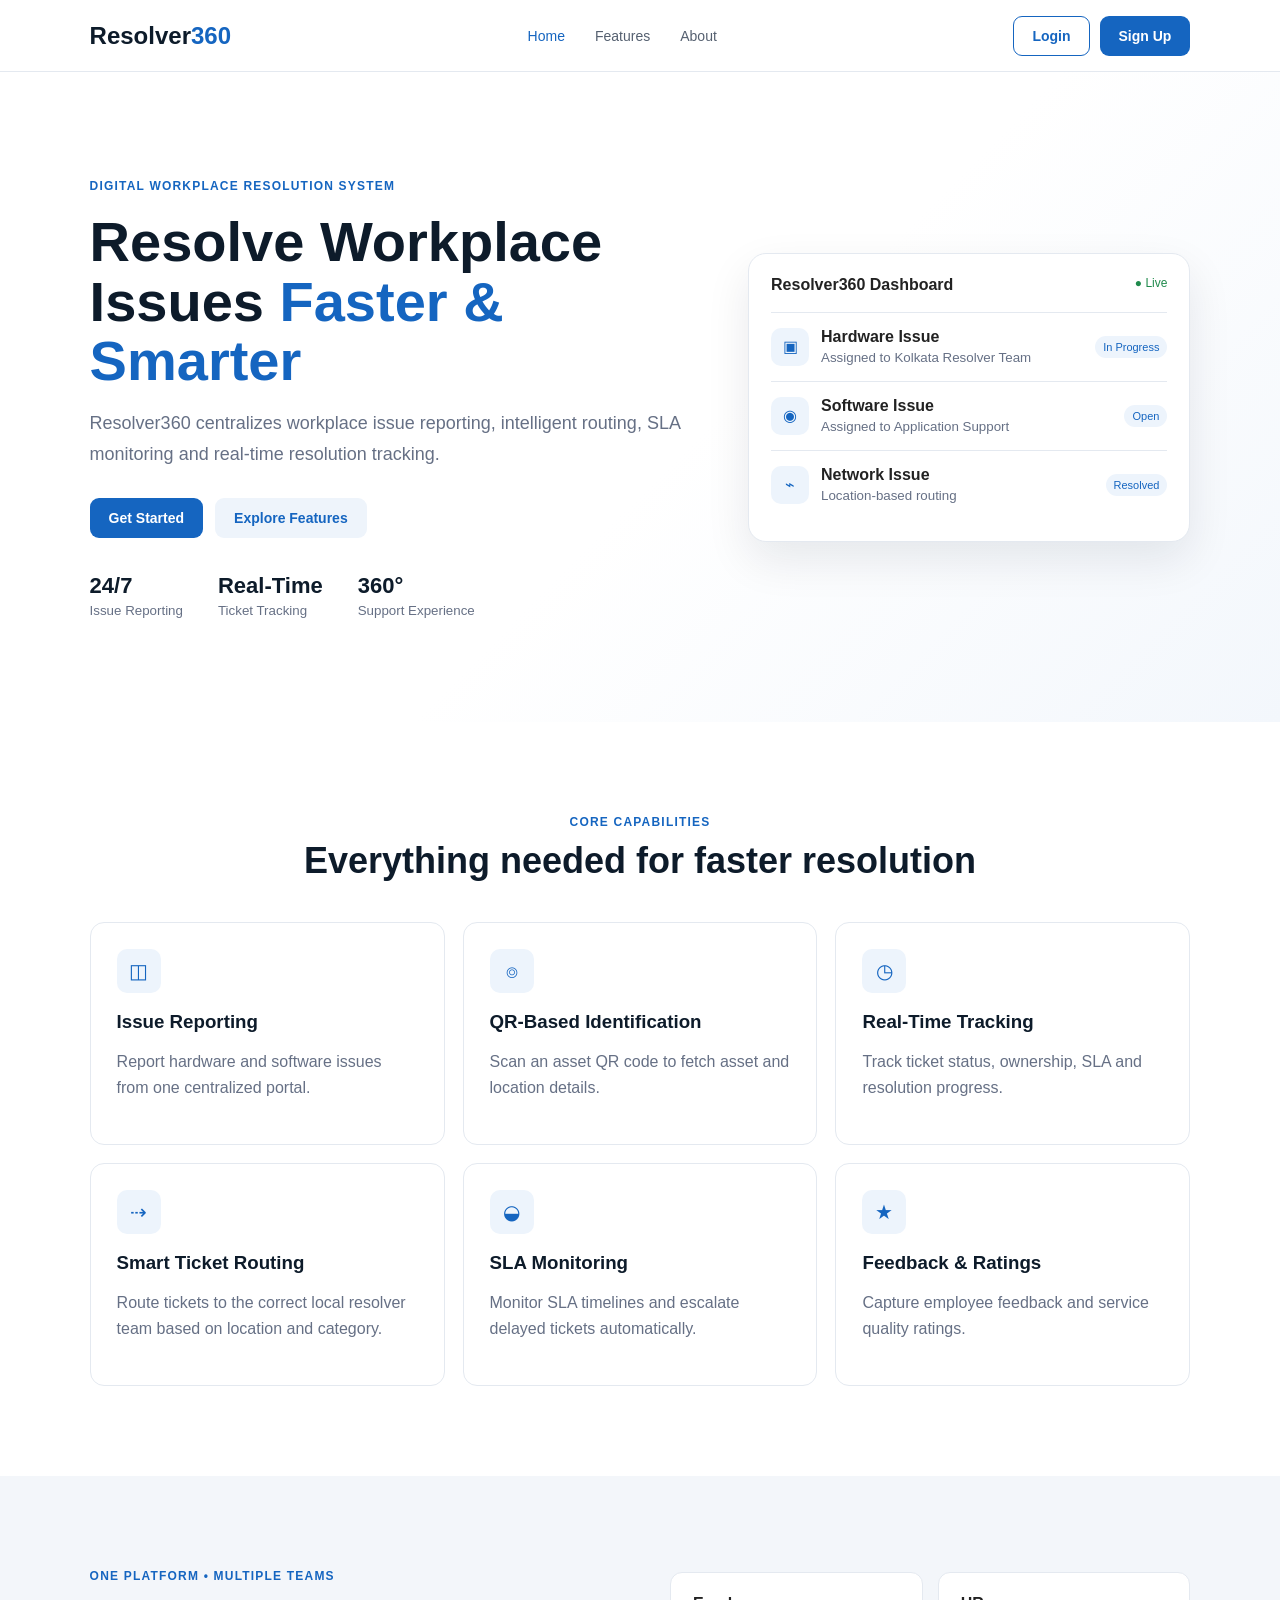
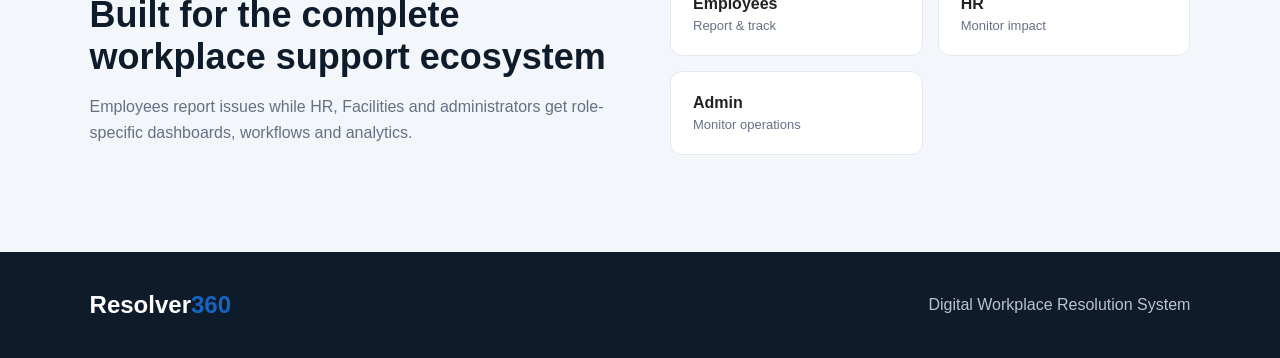
<file: index.html>
<!doctype html>
<html lang="en">
  <head>
    <meta charset="UTF-8" />
    <meta name="viewport" content="width=device-width,initial-scale=1.0" />
    <title>Resolver360 | Digital Workplace Resolution</title>
    <link rel="stylesheet" href="css/style.css" />
  </head>
  <body>
    <header class="navbar">
      <a class="brand" href="index.html"><span>Resolver</span><b>360</b></a>
      <nav>
        <a class="active" href="#home">Home</a><a href="#features">Features</a
        ><a href="#about">About</a>
      </nav>
      <div class="nav-actions">
        <a class="btn btn-outline" href="login.html">Login</a
        ><a class="btn btn-primary" href="signup.html">Sign Up</a>
      </div>
    </header>
    <main>
      <section id="home" class="hero">
        <div class="hero-copy">
          <span class="eyebrow">DIGITAL WORKPLACE RESOLUTION SYSTEM</span>
          <h1>Resolve Workplace Issues <span>Faster &amp; Smarter</span></h1>
          <p>
            Resolver360 centralizes workplace issue reporting, intelligent
            routing, SLA monitoring and real-time resolution tracking.
          </p>
          <div class="hero-actions">
            <a class="btn btn-primary" href="login.html">Get Started</a
            ><a class="btn btn-light" href="#features">Explore Features</a>
          </div>
          <div class="stats">
            <div><strong>24/7</strong><small>Issue Reporting</small></div>
            <div><strong>Real-Time</strong><small>Ticket Tracking</small></div>
            <div><strong>360°</strong><small>Support Experience</small></div>
          </div>
        </div>
        <div class="hero-card">
          <div class="card-head">
            <b>Resolver360 Dashboard</b><span class="status-dot">● Live</span>
          </div>
          <div class="mini-ticket">
            <span class="icon">▣</span>
            <div>
              <b>Hardware Issue</b
              ><small>Assigned to Kolkata Resolver Team</small>
            </div>
            <em>In Progress</em>
          </div>
          <div class="mini-ticket">
            <span class="icon">◉</span>
            <div>
              <b>Software Issue</b
              ><small>Assigned to Application Support</small>
            </div>
            <em>Open</em>
          </div>
          <div class="mini-ticket">
            <span class="icon">⌁</span>
            <div><b>Network Issue</b><small>Location-based routing</small></div>
            <em>Resolved</em>
          </div>
        </div>
      </section>
      <section id="features" class="section">
        <div class="section-title">
          <span class="eyebrow">CORE CAPABILITIES</span>
          <h2>Everything needed for faster resolution</h2>
        </div>
        <div class="feature-grid">
          <article>
            <span>◫</span>
            <h3>Issue Reporting</h3>
            <p>
              Report hardware and software issues from one centralized portal.
            </p>
          </article>
          <article>
            <span>⌾</span>
            <h3>QR-Based Identification</h3>
            <p>Scan an asset QR code to fetch asset and location details.</p>
          </article>
          <article>
            <span>◷</span>
            <h3>Real-Time Tracking</h3>
            <p>Track ticket status, ownership, SLA and resolution progress.</p>
          </article>
          <article>
            <span>⇢</span>
            <h3>Smart Ticket Routing</h3>
            <p>
              Route tickets to the correct local resolver team based on location
              and category.
            </p>
          </article>
          <article>
            <span>◒</span>
            <h3>SLA Monitoring</h3>
            <p>
              Monitor SLA timelines and escalate delayed tickets automatically.
            </p>
          </article>
          <article>
            <span>★</span>
            <h3>Feedback &amp; Ratings</h3>
            <p>Capture employee feedback and service quality ratings.</p>
          </article>
        </div>
      </section>
      <section id="about" class="section about">
        <div>
          <span class="eyebrow">ONE PLATFORM • MULTIPLE TEAMS</span>
          <h2>Built for the complete workplace support ecosystem</h2>
          <p>
            Employees report issues while HR, Facilities and administrators get
            role-specific dashboards, workflows and analytics.
          </p>
        </div>
        <div class="role-grid">
          <div><b>Employees</b><span>Report &amp; track</span></div>
          <div><b>HR</b><span>Monitor impact</span></div>
          <div><b>Admin</b><span>Monitor operations</span></div>
        </div>
      </section>
    </main>
    <footer>
      <div class="brand"><span>Resolver</span><b>360</b></div>
      <p>Digital Workplace Resolution System</p>
    </footer>
    <script src="js/script.js"></script>
  </body>
</html>
</file>
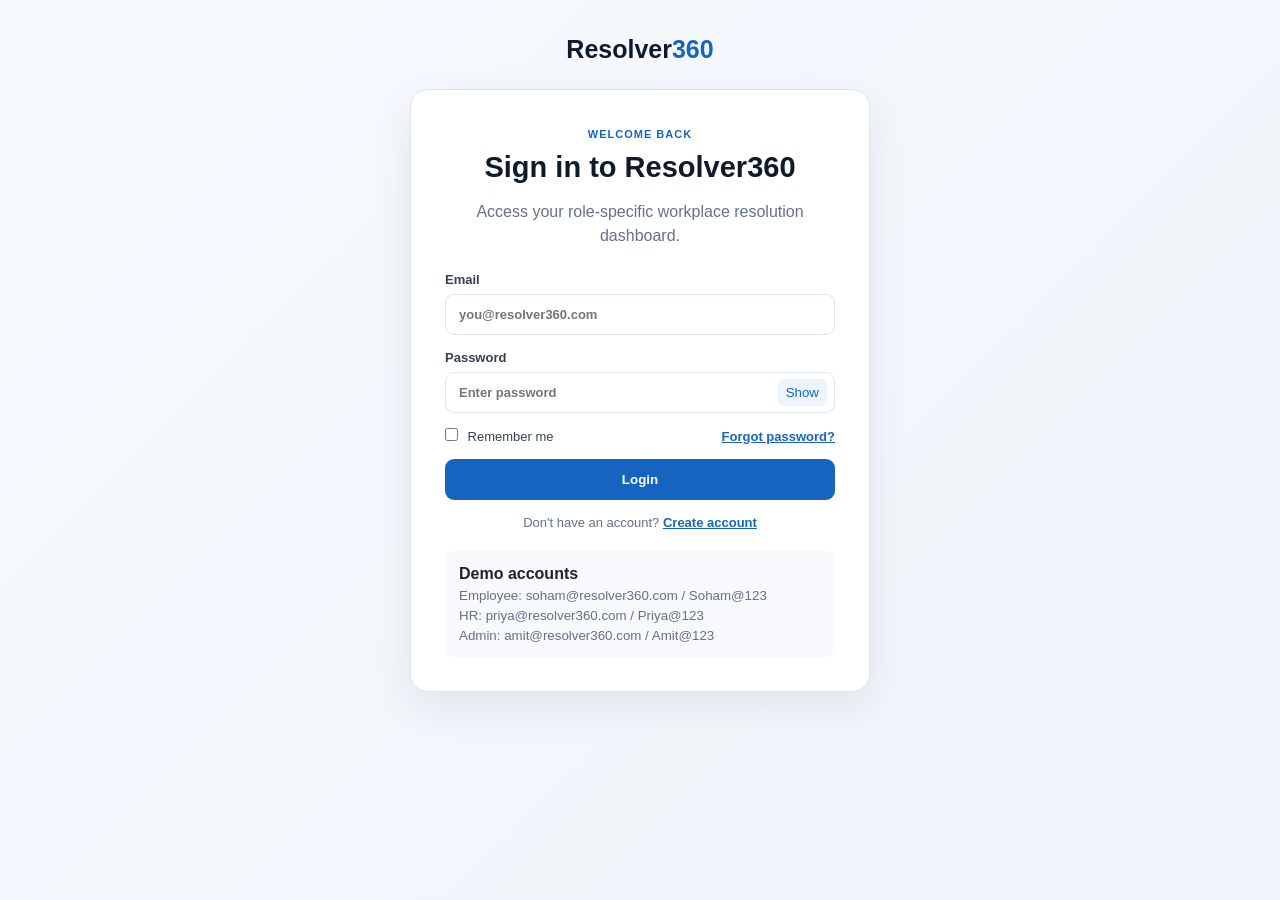
<file: dashboard.html>
<!doctype html>
<html lang="en">
  <head>
    <meta charset="UTF-8" />
    <meta name="viewport" content="width=device-width,initial-scale=1.0" />
    <title>Dashboard | Resolver360</title>
    <link rel="stylesheet" href="css/dashboard.css" />
    <link rel="stylesheet" href="css/feedback.css" />
  </head>
  <body>
    <aside id="sidebar" class="sidebar">
      <div class="side-brand">
        <a class="brand" href="index.html"><span>Resolver</span><b>360</b></a>
      </div>
      <div class="user-mini">
        <div class="avatar" id="userAvatar">U</div>
        <div>
          <b data-user-name>User</b><small data-user-role>Employee</small>
        </div>
      </div>
      <nav id="sideNav"></nav>
      <button class="logout" id="logoutBtn">↪ <span>Logout</span></button>
    </aside>
    <header class="topbar">
      <button id="menuButton" class="icon-btn">☰</button>
      <div>
        <h1 id="dashboardTitle">Dashboard</h1>
        <p id="dashboardSubtitle">Workplace resolution overview</p>
      </div>
      <div class="top-actions">
        <button id="themeToggle" class="icon-btn" title="Toggle theme">
          ☾
        </button>
      </div>
    </header>
    <main class="main" id="mainContent"></main>
    <script src="js/dashboard.js"></script>
  </body>
</html>
</file>
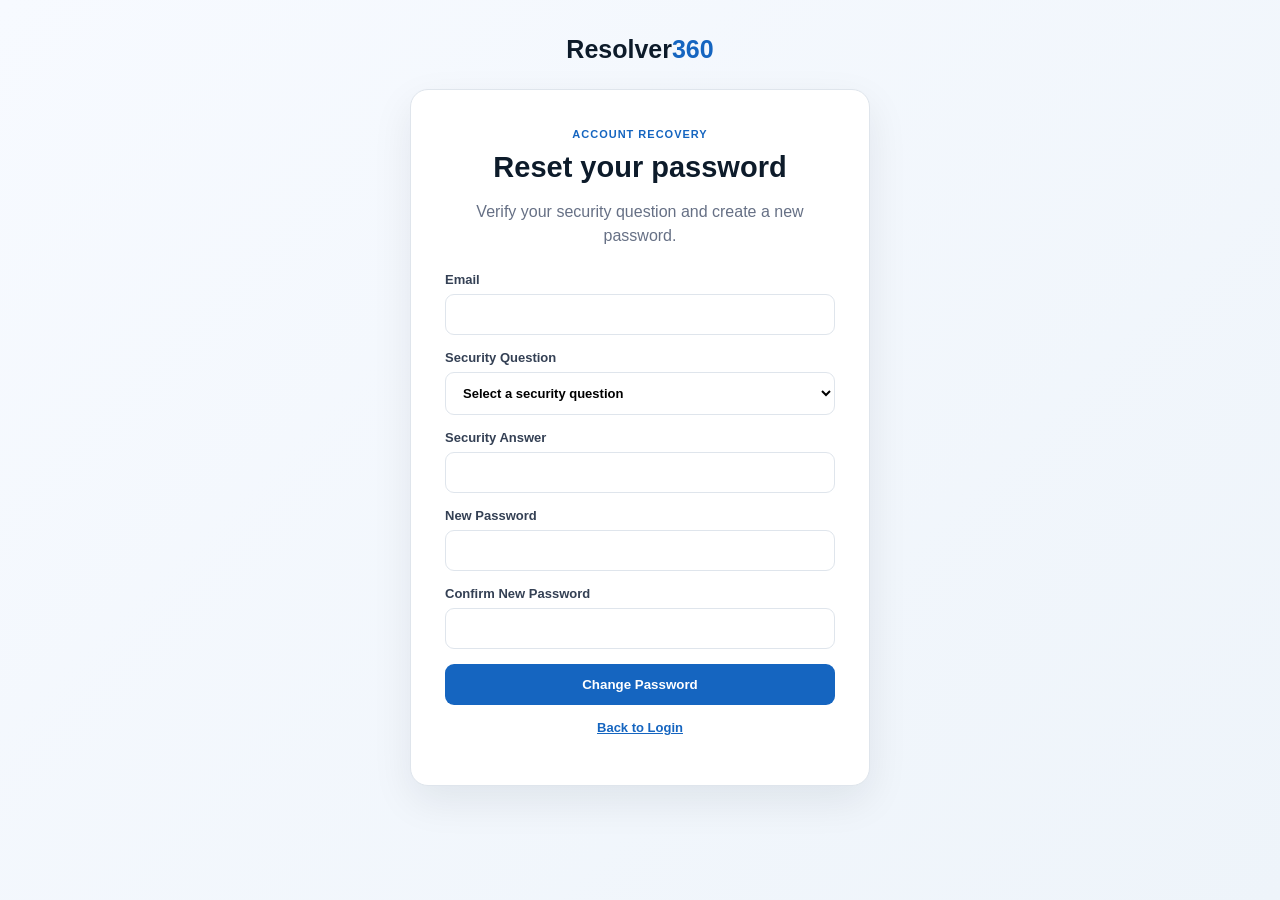
<file: forgot-password.html>
<!doctype html>
<html lang="en">
  <head>
    <meta charset="UTF-8" />
    <meta name="viewport" content="width=device-width,initial-scale=1.0" />
    <title>Reset Password | Resolver360</title>
    <link rel="stylesheet" href="css/auth.css" />
  </head>
  <body>
    <div class="auth-shell">
      <a class="brand" href="index.html"><span>Resolver</span><b>360</b></a>
      <div class="auth-card">
        <div class="auth-head">
          <span class="eyebrow">ACCOUNT RECOVERY</span>
          <h1>Reset your password</h1>
          <p>Verify your security question and create a new password.</p>
        </div>
        <form id="forgotPasswordForm">
          <label>Email<input id="forgotEmail" type="email" required /></label
          ><label
            >Security Question<select
              id="forgotSecurityQuestion"
              required
            ></select></label
          ><label
            >Security Answer<input id="forgotSecurityAnswer" required /></label
          ><label
            >New Password<input
              id="newPassword"
              type="password"
              required /></label
          ><label
            >Confirm New Password<input
              id="confirmNewPassword"
              type="password"
              required
          /></label>
          <div id="forgotPasswordMessage" class="auth-message"></div>
          <button class="btn-primary" type="submit">Change Password</button>
        </form>
        <p class="switch"><a href="login.html">Back to Login</a></p>
      </div>
    </div>
    <script src="js/auth.js"></script>
  </body>
</html>
</file>
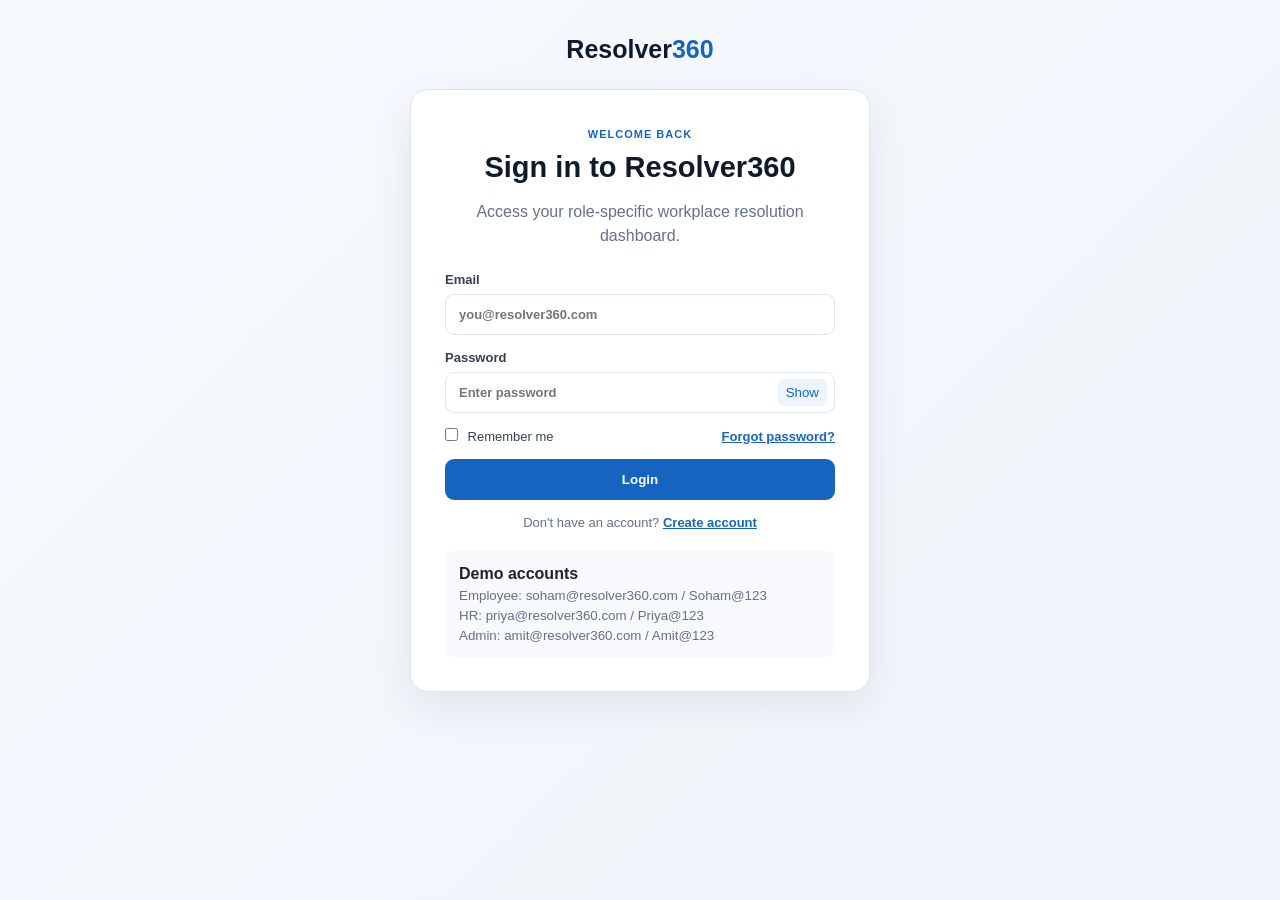
<file: login.html>
<!doctype html>
<html lang="en">
  <head>
    <meta charset="UTF-8" />
    <meta name="viewport" content="width=device-width,initial-scale=1.0" />
    <title>Login | Resolver360</title>
    <link rel="stylesheet" href="css/auth.css" />
  </head>
  <body>
    <div class="auth-shell">
      <a class="brand" href="index.html"><span>Resolver</span><b>360</b></a>
      <div class="auth-card">
        <div class="auth-head">
          <span class="eyebrow">WELCOME BACK</span>
          <h1>Sign in to Resolver360</h1>
          <p>Access your role-specific workplace resolution dashboard.</p>
        </div>
        <form id="loginForm">
          <label
            >Email<input
              id="loginEmail"
              type="email"
              placeholder="you@resolver360.com"
              required /></label
          ><label
            >Password
            <div class="password-wrap">
              <input
                id="loginPassword"
                type="password"
                placeholder="Enter password"
                required
              /><button type="button" data-password-toggle="loginPassword">
                Show
              </button>
            </div></label
          >
          <div class="form-row">
            <label class="check"
              ><input id="rememberMe" type="checkbox" /> Remember me</label
            ><a id="forgotPasswordLink" href="forgot-password.html"
              >Forgot password?</a
            >
          </div>
          <div id="loginMessage" class="auth-message"></div>
          <button class="btn-primary" type="submit">Login</button>
        </form>
        <p class="switch">
          Don't have an account? <a href="signup.html">Create account</a>
        </p>
        <div class="demo">
          <b>Demo accounts</b
          ><small>Employee: soham@resolver360.com / Soham@123</small
          ><small>HR: priya@resolver360.com / Priya@123</small
          ><small>Admin: amit@resolver360.com / Amit@123</small>
        </div>
      </div>
    </div>
    <script src="js/auth.js"></script>
  </body>
</html>
</file>
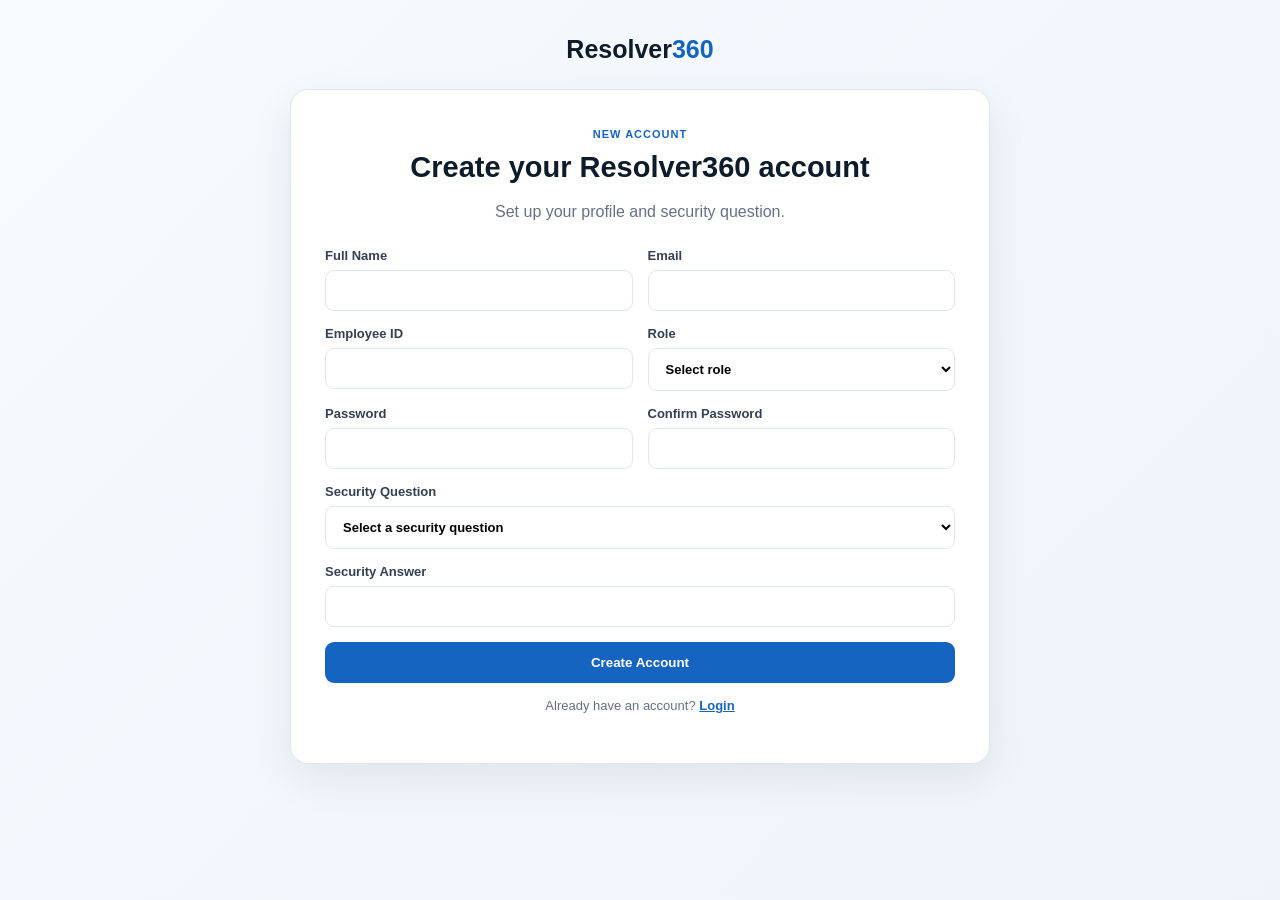
<file: signup.html>
<!doctype html>
<html lang="en">
  <head>
    <meta charset="UTF-8" />
    <meta name="viewport" content="width=device-width,initial-scale=1.0" />
    <title>Sign Up | Resolver360</title>
    <link rel="stylesheet" href="css/auth.css" />
  </head>
  <body>
    <div class="auth-shell">
      <a class="brand" href="index.html"><span>Resolver</span><b>360</b></a>
      <div class="auth-card wide">
        <div class="auth-head">
          <span class="eyebrow">NEW ACCOUNT</span>
          <h1>Create your Resolver360 account</h1>
          <p>Set up your profile and security question.</p>
        </div>
        <form id="signupForm" class="form-grid">
          <label>Full Name<input id="signupName" required /></label
          ><label>Email<input id="signupEmail" type="email" required /></label
          ><label>Employee ID<input id="employeeId" required /></label
          ><label
            >Role<select id="signupRole" required>
              <option value="">Select role</option>
              <option>Employee</option>
              <option>HR</option>
              <option>Admin</option>
            </select></label
          ><label
            >Password<input
              id="signupPassword"
              type="password"
              required /></label
          ><label
            >Confirm Password<input
              id="confirmPassword"
              type="password"
              required /></label
          ><label class="full"
            >Security Question<select
              id="securityQuestion"
              required
            ></select></label
          ><label class="full"
            >Security Answer<input id="securityAnswer" required
          /></label>
          <div id="signupMessage" class="auth-message full"></div>
          <button class="btn-primary full" type="submit">Create Account</button>
        </form>
        <p class="switch">
          Already have an account? <a href="login.html">Login</a>
        </p>
      </div>
    </div>
    <script src="js/auth.js"></script>
  </body>
</html>
</file>
<file: css/style.css>
:root {
  --blue: #1565c0;
  --navy: #0d1b2a;
  --text: #222;
  --muted: #667085;
  --light: #f3f6fa;
  --white: #fff;
  --border: #e4e9f0;
}
* {
  box-sizing: border-box;
}
html {
  scroll-behavior: smooth;
}
body {
  margin: 0;
  font-family:
    Inter,
    Segoe UI,
    Arial,
    sans-serif;
  color: var(--text);
  background: #fff;
}
a {
  text-decoration: none;
  color: inherit;
}
.navbar {
  height: 72px;
  display: flex;
  align-items: center;
  justify-content: space-between;
  padding: 0 7%;
  border-bottom: 1px solid var(--border);
  position: sticky;
  top: 0;
  background: rgba(255, 255, 255, 0.96);
  z-index: 10;
}
.brand {
  font-size: 24px;
  font-weight: 800;
}
.brand span {
  color: var(--navy);
}
.brand b {
  color: var(--blue);
}
nav {
  display: flex;
  gap: 30px;
  color: #556070;
  font-size: 14px;
}
nav a.active,
nav a:hover {
  color: var(--blue);
}
.nav-actions {
  display: flex;
  gap: 10px;
}
.btn {
  display: inline-flex;
  align-items: center;
  justify-content: center;
  padding: 11px 18px;
  border-radius: 9px;
  font-weight: 700;
  font-size: 14px;
  border: 1px solid transparent;
}
.btn-primary {
  background: var(--blue);
  color: #fff;
}
.btn-outline {
  border-color: var(--blue);
  color: var(--blue);
}
.btn-light {
  background: #eef4fb;
  color: var(--blue);
}
.hero {
  min-height: 650px;
  padding: 80px 7%;
  display: grid;
  grid-template-columns: 1.15fr 0.85fr;
  gap: 60px;
  align-items: center;
  background: linear-gradient(135deg, #fff 55%, #f3f7fc);
}
.eyebrow {
  color: var(--blue);
  font-size: 12px;
  font-weight: 800;
  letter-spacing: 1.2px;
}
.hero h1 {
  font-size: 56px;
  line-height: 1.06;
  margin: 18px 0;
  color: var(--navy);
  max-width: 700px;
}
.hero h1 span {
  color: var(--blue);
}
.hero p {
  font-size: 18px;
  line-height: 1.7;
  color: var(--muted);
  max-width: 640px;
}
.hero-actions {
  display: flex;
  gap: 12px;
  margin: 28px 0;
}
.stats {
  display: flex;
  gap: 35px;
  margin-top: 35px;
}
.stats div {
  display: flex;
  flex-direction: column;
}
.stats strong {
  font-size: 22px;
  color: var(--navy);
}
.stats small {
  color: var(--muted);
  margin-top: 4px;
}
.hero-card {
  background: #fff;
  border: 1px solid var(--border);
  border-radius: 18px;
  padding: 22px;
  box-shadow: 0 18px 45px rgba(13, 27, 42, 0.09);
}
.card-head {
  display: flex;
  justify-content: space-between;
  margin-bottom: 18px;
}
.status-dot {
  color: #1f8a4c;
  font-size: 12px;
}
.mini-ticket {
  display: flex;
  align-items: center;
  gap: 12px;
  padding: 15px 0;
  border-top: 1px solid var(--border);
}
.mini-ticket .icon {
  width: 38px;
  height: 38px;
  border-radius: 10px;
  background: #edf4fc;
  color: var(--blue);
  display: grid;
  place-items: center;
}
.mini-ticket div {
  display: flex;
  flex-direction: column;
  flex: 1;
}
.mini-ticket small {
  color: var(--muted);
  margin-top: 4px;
}
.mini-ticket em {
  font-style: normal;
  font-size: 11px;
  background: #edf4fc;
  color: var(--blue);
  padding: 5px 8px;
  border-radius: 20px;
}
.section {
  padding: 90px 7%;
}
.section-title {
  text-align: center;
  margin-bottom: 40px;
}
.section h2 {
  font-size: 36px;
  color: var(--navy);
  margin: 10px 0;
}
.feature-grid {
  display: grid;
  grid-template-columns: repeat(3, 1fr);
  gap: 18px;
}
.feature-grid article {
  padding: 26px;
  border: 1px solid var(--border);
  border-radius: 14px;
  background: #fff;
}
.feature-grid article > span {
  display: grid;
  place-items: center;
  width: 44px;
  height: 44px;
  background: #edf4fc;
  color: var(--blue);
  border-radius: 10px;
  font-size: 20px;
}
.feature-grid h3 {
  margin: 18px 0 8px;
  color: var(--navy);
}
.feature-grid p,
.about p {
  color: var(--muted);
  line-height: 1.65;
}
.about {
  background: var(--light);
  display: grid;
  grid-template-columns: 1fr 1fr;
  gap: 60px;
  align-items: center;
}
.about h2 {
  text-align: left;
}
.role-grid {
  display: grid;
  grid-template-columns: 1fr 1fr;
  gap: 15px;
}
.role-grid div {
  background: #fff;
  padding: 22px;
  border-radius: 12px;
  border: 1px solid var(--border);
}
.role-grid b,
.role-grid span {
  display: block;
}
.role-grid span {
  font-size: 13px;
  color: var(--muted);
  margin-top: 5px;
}
footer {
  padding: 28px 7%;
  display: flex;
  align-items: center;
  justify-content: space-between;
  background: var(--navy);
  color: #fff;
}
footer .brand span {
  color: #fff;
}
footer p {
  color: #b9c4d2;
}
@media (max-width: 850px) {
  nav {
    display: none;
  }
  .hero {
    grid-template-columns: 1fr;
    padding-top: 55px;
  }
  .hero h1 {
    font-size: 42px;
  }
  .feature-grid {
    grid-template-columns: 1fr 1fr;
  }
  .about {
    grid-template-columns: 1fr;
  }
}
@media (max-width: 550px) {
  .navbar {
    padding: 0 5%;
  }
  .hero,
  .section {
    padding-left: 5%;
    padding-right: 5%;
  }
  .feature-grid,
  .role-grid {
    grid-template-columns: 1fr;
  }
  .nav-actions .btn-outline {
    display: none;
  }
  .stats {
    gap: 15px;
    flex-wrap: wrap;
  }
  .hero h1 {
    font-size: 36px;
  }
  footer {
    flex-direction: column;
    gap: 10px;
  }
}
</file>
<file: css/dashboard.css>
:root {
  --blue: #1565c0;
  --navy: #0d1b2a;
  --bg: #f3f6fa;
  --card: #fff;
  --text: #202833;
  --muted: #667085;
  --border: #e3e8ef;
  --success: #14804a;
  --warning: #b54708;
  --danger: #b42318;
  --sidebar: 255px;
  --shadow: 0 8px 25px rgba(13, 27, 42, 0.06);
}
* {
  box-sizing: border-box;
}
body {
  margin: 0;
  background: var(--bg);
  color: var(--text);
  font-family:
    Inter,
    Segoe UI,
    Arial,
    sans-serif;
  transition: 0.2s;
}
button,
input,
select,
textarea {
  font: inherit;
}
.sidebar {
  position: fixed;
  left: 0;
  top: 0;
  bottom: 0;
  width: var(--sidebar);
  background: var(--navy);
  color: #fff;
  padding: 20px 15px;
  z-index: 30;
  display: flex;
  flex-direction: column;
  transition: 0.25s;
}
.brand {
  font-size: 24px;
  font-weight: 800;
  text-decoration: none;
}
.brand span {
  color: #fff;
}
.brand b {
  color: #55a5ff;
}
.side-brand {
  padding: 8px 10px 22px;
}
.user-mini {
  display: flex;
  gap: 10px;
  align-items: center;
  padding: 14px 10px;
  background: rgba(255, 255, 255, 0.06);
  border-radius: 12px;
  margin-bottom: 18px;
}
.avatar {
  width: 38px;
  height: 38px;
  border-radius: 50%;
  background: #1976d2;
  display: grid;
  place-items: center;
  font-weight: 800;
}
.user-mini b,
.user-mini small {
  display: block;
}
.user-mini small {
  font-size: 11px;
  color: #b9c4d2;
  margin-top: 3px;
}
.side-nav {
  display: flex;
  flex-direction: column;
}
.side-link {
  display: flex;
  align-items: center;
  gap: 12px;
  padding: 11px 12px;
  border-radius: 9px;
  color: #c7d0dc;
  border: 0;
  background: none;
  width: 100%;
  text-align: left;
  cursor: pointer;
  margin: 2px 0;
}
.side-link:hover,
.side-link.active {
  background: #163858;
  color: #fff;
}
.side-link .nav-icon {
  width: 20px;
  text-align: center;
}
.logout {
  margin-top: auto;
  border: 0;
  background: rgba(255, 255, 255, 0.07);
  color: #dbe4ee;
  padding: 12px;
  border-radius: 9px;
  text-align: left;
  cursor: pointer;
}
.sidebar.collapsed {
  width: 76px;
}
.sidebar.collapsed .brand,
.sidebar.collapsed .user-mini > div:not(.avatar),
.sidebar.collapsed .side-link span:not(.nav-icon),
.sidebar.collapsed .logout span {
  display: none;
}
.sidebar.collapsed .side-brand {
  text-align: center;
}
.sidebar.collapsed .user-mini {
  justify-content: center;
}
.sidebar.collapsed .side-link {
  justify-content: center;
}
.topbar {
  position: fixed;
  left: var(--sidebar);
  right: 0;
  top: 0;
  height: 74px;
  background: rgba(255, 255, 255, 0.96);
  border-bottom: 1px solid var(--border);
  display: flex;
  align-items: center;
  padding: 0 28px;
  z-index: 20;
  transition: 0.25s;
}
.sidebar.collapsed ~ .topbar {
  left: 76px;
}
.topbar h1 {
  font-size: 21px;
  margin: 0;
  color: var(--navy);
}
.topbar p {
  margin: 3px 0 0;
  color: var(--muted);
  font-size: 12px;
}
.icon-btn {
  border: 1px solid var(--border);
  background: var(--card);
  color: var(--text);
  border-radius: 9px;
  width: 40px;
  height: 40px;
  cursor: pointer;
}
.topbar #menuButton {
  margin-right: 15px;
}
.top-actions {
  margin-left: auto;
  display: flex;
  gap: 10px;
}
.notification-btn {
  position: relative;
  border: 1px solid var(--border);
  background: var(--card);
  width: 40px;
  height: 40px;
  border-radius: 9px;
  cursor: pointer;
}
.notification-btn span {
  position: absolute;
  right: -3px;
  top: -5px;
  background: #d92d20;
  color: #fff;
  border-radius: 20px;
  font-size: 9px;
  padding: 3px 5px;
}
.main {
  margin-left: var(--sidebar);
  padding: 102px 28px 35px;
  transition: 0.25s;
}
.sidebar.collapsed ~ .main {
  margin-left: 76px;
}
.section {
  display: none;
}
.section.active {
  display: block;
}
.welcome {
  display: flex;
  justify-content: space-between;
  align-items: center;
  margin-bottom: 20px;
}
.welcome h2 {
  margin: 0;
  color: var(--navy);
  font-size: 25px;
}
.welcome p {
  color: var(--muted);
  margin: 5px 0;
}
.role-pill {
  padding: 7px 11px;
  border-radius: 20px;
  background: #eaf2fc;
  color: var(--blue);
  font-size: 12px;
  font-weight: 800;
}
.cards {
  display: grid;
  grid-template-columns: repeat(4, 1fr);
  gap: 15px;
  margin-bottom: 20px;
}
.stat-card,
.panel {
  background: var(--card);
  border: 1px solid var(--border);
  border-radius: 13px;
  box-shadow: var(--shadow);
}
.stat-card {
  padding: 18px;
}
.stat-card small {
  color: var(--muted);
}
.stat-card strong {
  display: block;
  font-size: 27px;
  color: var(--navy);
  margin: 7px 0;
}
.stat-card span {
  font-size: 11px;
  color: var(--success);
}
.grid-2 {
  display: grid;
  grid-template-columns: 1.35fr 0.65fr;
  gap: 18px;
}
.panel {
  padding: 19px;
  margin-bottom: 18px;
}
.panel-head {
  display: flex;
  align-items: center;
  justify-content: space-between;
  margin-bottom: 15px;
}
.panel h3 {
  margin: 0;
  color: var(--navy);
  font-size: 16px;
}
.panel-head small {
  color: var(--muted);
}
table {
  width: 100%;
  border-collapse: collapse;
}
th,
td {
  text-align: left;
  padding: 11px 8px;
  border-bottom: 1px solid var(--border);
  font-size: 12px;
}
th {
  color: var(--muted);
  font-weight: 700;
}
td {
  color: var(--text);
}
.badge {
  display: inline-block;
  padding: 5px 8px;
  border-radius: 20px;
  font-size: 10px;
  font-weight: 800;
}
.badge.blue {
  background: #eaf2fc;
  color: var(--blue);
}
.badge.green {
  background: #e9f8ef;
  color: var(--success);
}
.badge.orange {
  background: #fff3e8;
  color: var(--warning);
}
.badge.red {
  background: #fff0ef;
  color: var(--danger);
}
.progress {
  height: 8px;
  background: #edf0f4;
  border-radius: 10px;
  overflow: hidden;
}
.progress i {
  display: block;
  height: 100%;
  background: var(--blue);
  border-radius: 10px;
}
.quick-grid {
  display: grid;
  grid-template-columns: 1fr 1fr;
  gap: 10px;
}
.quick {
  border: 1px solid var(--border);
  background: var(--card);
  padding: 14px;
  border-radius: 10px;
  text-align: left;
  cursor: pointer;
}
.quick b {
  display: block;
  margin-bottom: 4px;
  color: var(--navy);
}
.quick small {
  color: var(--muted);
}
.form-grid-dash {
  display: grid;
  grid-template-columns: 1fr 1fr;
  gap: 14px;
}
.form-grid-dash .full {
  grid-column: 1/-1;
}
.form-grid-dash label {
  font-size: 12px;
  font-weight: 700;
}
.form-grid-dash input,
.form-grid-dash select,
.form-grid-dash textarea {
  margin-top: 6px;
  width: 100%;
  padding: 11px;
  border: 1px solid var(--border);
  border-radius: 8px;
  background: var(--card);
  color: var(--text);
}
.primary {
  background: var(--blue);
  color: #fff;
  border: 0;
  padding: 11px 16px;
  border-radius: 8px;
  font-weight: 700;
  cursor: pointer;
}
.timeline {
  display: flex;
  flex-direction: column;
  gap: 14px;
}
.timeline-item {
  display: flex;
  gap: 12px;
}
.timeline-dot {
  width: 10px;
  height: 10px;
  background: var(--blue);
  border-radius: 50%;
  margin-top: 5px;
}
.timeline-item b {
  font-size: 12px;
}
.timeline-item small {
  display: block;
  color: var(--muted);
  margin-top: 3px;
}
.rating {
  color: #f79009;
  letter-spacing: 2px;
}
.profile {
  display: grid;
  grid-template-columns: 160px 1fr;
  gap: 25px;
}
.profile-avatar {
  width: 130px;
  height: 130px;
  border-radius: 18px;
  background: #eaf2fc;
  color: var(--blue);
  font-size: 45px;
  font-weight: 800;
  display: grid;
  place-items: center;
}
.info-list {
  display: grid;
  grid-template-columns: 1fr 1fr;
  gap: 14px;
}
.info-list div {
  padding: 12px;
  background: var(--bg);
  border-radius: 9px;
}
.info-list small,
.info-list b {
  display: block;
}
.info-list small {
  color: var(--muted);
  font-size: 10px;
  margin-bottom: 4px;
}
.notice {
  padding: 13px;
  border-left: 3px solid var(--blue);
  background: #f7f9fc;
  margin-bottom: 10px;
  border-radius: 7px;
}
.notice b {
  font-size: 12px;
}
.notice p {
  font-size: 11px;
  color: var(--muted);
  margin: 4px 0 0;
}
.chart {
  display: flex;
  align-items: end;
  gap: 12px;
  height: 170px;
  padding: 15px 10px 0;
}
.bar-wrap {
  flex: 1;
  height: 100%;
  display: flex;
  flex-direction: column;
  justify-content: end;
  align-items: center;
  gap: 6px;
}
.bar {
  width: 70%;
  max-width: 35px;
  background: var(--blue);
  border-radius: 5px 5px 0 0;
  min-height: 10px;
}
.bar-wrap small {
  font-size: 10px;
  color: var(--muted);
}
.metric-row {
  display: grid;
  grid-template-columns: 1fr 2fr auto;
  align-items: center;
  gap: 12px;
  margin: 13px 0;
  font-size: 12px;
}
.empty {
  padding: 35px;
  text-align: center;
  color: var(--muted);
}
.toast {
  position: fixed;
  right: 25px;
  bottom: 25px;
  background: var(--navy);
  color: #fff;
  padding: 12px 16px;
  border-radius: 9px;
  z-index: 99;
  box-shadow: var(--shadow);
}
body.dark-theme {
  --bg: #101820;
  --card: #17212b;
  --text: #e7edf5;
  --muted: #a7b3c2;
  --border: #2a3745;
  --navy: #07111c;
  --light: #1d2935;
}
body.dark-theme .topbar {
  background: rgba(23, 33, 43, 0.96);
}
body.dark-theme .topbar h1,
body.dark-theme .welcome h2,
body.dark-theme .panel h3,
body.dark-theme .stat-card strong,
body.dark-theme .quick b {
  color: #f1f5f9;
}
body.dark-theme .notice {
  background: #1b2632;
}
body.dark-theme .form-grid-dash input,
body.dark-theme .form-grid-dash select,
body.dark-theme .form-grid-dash textarea {
  background: #17212b;
}
@media (max-width: 1050px) {
  .cards {
    grid-template-columns: 1fr 1fr;
  }
  .grid-2 {
    grid-template-columns: 1fr;
  }
}
@media (max-width: 760px) {
  .sidebar {
    transform: translateX(-100%);
    width: 255px;
  }
  .sidebar.open {
    transform: translateX(0);
  }
  .topbar,
  .sidebar.collapsed ~ .topbar {
    left: 0;
  }
  .main,
  .sidebar.collapsed ~ .main {
    margin-left: 0;
    padding: 94px 15px 25px;
  }
  .cards {
    grid-template-columns: 1fr 1fr;
  }
  .profile {
    grid-template-columns: 1fr;
  }
  .info-list {
    grid-template-columns: 1fr;
  }
  .form-grid-dash {
    grid-template-columns: 1fr;
  }
  .form-grid-dash .full {
    grid-column: auto;
  }
  .welcome {
    align-items: flex-start;
    gap: 10px;
  }
  .sidebar.collapsed {
    width: 255px;
  }
}
@media (max-width: 500px) {
  .cards {
    grid-template-columns: 1fr;
  }
  .grid-2 {
    grid-template-columns: 1fr;
  }
  .quick-grid {
    grid-template-columns: 1fr;
  }
  .topbar {
    padding: 0 14px;
  }
  .topbar p {
    display: none;
  }
}
</file>
<file: css/feedback.css>
.feedback-panel {
  margin-top: 20px;
  max-width: 760px;
}

.feedback-form {
  display: grid;
  gap: 16px;
  max-width: 620px;
}

.feedback-form label {
  display: grid;
  gap: 7px;
  color: var(--text);
  font-size: 13px;
  font-weight: 650;
}

.feedback-form select,
.feedback-form textarea {
  width: 100%;
  min-height: 44px;
  padding: 10px 12px;
  color: var(--text);
  background: var(--card);
  border: 1px solid var(--border);
  border-radius: 7px;
  outline: none;
  transition:
    border-color 160ms ease,
    box-shadow 160ms ease;
}

.feedback-form textarea {
  min-height: 120px;
  resize: vertical;
}

.feedback-form select:focus,
.feedback-form textarea:focus {
  border-color: var(--blue);
  box-shadow: 0 0 0 3px rgba(21, 101, 192, 0.14);
}

.feedback-form .primary {
  justify-self: start;
  min-height: 44px;
  padding: 0 22px;
  border: 0;
  border-radius: 7px;
  color: #fff;
  background: var(--blue);
  font-weight: 700;
  cursor: pointer;
  transition:
    background 160ms ease,
    transform 160ms ease;
}

.feedback-form .primary:hover {
  background: #0e4f9b;
  transform: translateY(-1px);
}

.feedback-form .primary:focus-visible {
  outline: 3px solid rgba(21, 101, 192, 0.28);
  outline-offset: 2px;
}

@media (max-width: 600px) {
  .feedback-panel {
    max-width: none;
  }

  .feedback-form {
    max-width: none;
  }

  .feedback-form .primary {
    width: 100%;
    justify-self: stretch;
  }
}
</file>
<file: css/auth.css>
:root {
  --blue: #1565c0;
  --navy: #0d1b2a;
  --muted: #667085;
  --border: #dfe5ec;
  --bg: #f3f6fa;
}
* {
  box-sizing: border-box;
}
body {
  margin: 0;
  font-family:
    Inter,
    Segoe UI,
    Arial,
    sans-serif;
  background: linear-gradient(135deg, #f7faff, #eef4fa);
  color: #222;
}
.auth-shell {
  min-height: 100vh;
  padding: 30px 18px;
  display: flex;
  flex-direction: column;
  align-items: center;
}
.brand {
  font-size: 25px;
  font-weight: 800;
  text-decoration: none;
  margin: 5px 0 25px;
}
.brand span {
  color: var(--navy);
}
.brand b {
  color: var(--blue);
}
.auth-card {
  width: min(460px, 100%);
  background: #fff;
  border: 1px solid var(--border);
  border-radius: 18px;
  padding: 34px;
  box-shadow: 0 15px 40px rgba(13, 27, 42, 0.08);
}
.auth-card.wide {
  width: min(700px, 100%);
}
.auth-head {
  text-align: center;
  margin-bottom: 24px;
}
.eyebrow {
  font-size: 11px;
  font-weight: 800;
  letter-spacing: 1px;
  color: var(--blue);
}
h1 {
  font-size: 29px;
  color: var(--navy);
  margin: 9px 0;
}
p {
  color: var(--muted);
  line-height: 1.5;
}
form {
  display: flex;
  flex-direction: column;
  gap: 15px;
}
label {
  font-size: 13px;
  font-weight: 700;
  color: #344054;
}
input,
select {
  width: 100%;
  margin-top: 7px;
  padding: 12px 13px;
  border: 1px solid var(--border);
  border-radius: 9px;
  outline: none;
  font: inherit;
  background: #fff;
}
input:focus,
select:focus {
  border-color: var(--blue);
  box-shadow: 0 0 0 3px rgba(21, 101, 192, 0.1);
}
.password-wrap {
  position: relative;
}
.password-wrap input {
  padding-right: 70px;
}
.password-wrap button {
  position: absolute;
  right: 8px;
  bottom: 7px;
  border: 0;
  background: #eef4fb;
  color: var(--blue);
  padding: 6px 8px;
  border-radius: 6px;
}
.form-row {
  display: flex;
  justify-content: space-between;
  align-items: center;
  font-size: 13px;
}
.check {
  font-weight: 500;
}
.check input {
  width: auto;
  margin: 0 6px 0 0;
}
.form-row a,
.switch a {
  color: var(--blue);
  font-weight: 700;
}
.btn-primary {
  border: 0;
  background: var(--blue);
  color: #fff;
  border-radius: 9px;
  padding: 13px;
  font-weight: 800;
  cursor: pointer;
}
.auth-message {
  display: none;
  padding: 10px;
  border-radius: 8px;
  font-size: 13px;
}
.auth-message.error {
  display: block;
  background: #fff0f0;
  color: #b42318;
}
.auth-message.success {
  display: block;
  background: #ecfdf3;
  color: #067647;
}
.switch {
  text-align: center;
  font-size: 13px;
}
.demo {
  margin-top: 18px;
  padding: 14px;
  background: #f7f9fc;
  border-radius: 10px;
  display: flex;
  flex-direction: column;
  gap: 5px;
}
.demo small {
  color: #667085;
}
.form-grid {
  display: grid;
  grid-template-columns: 1fr 1fr;
  gap: 15px;
}
.form-grid .full {
  grid-column: 1/-1;
}
@media (max-width: 600px) {
  .auth-card {
    padding: 24px;
  }
  .form-grid {
    grid-template-columns: 1fr;
  }
  .form-grid .full {
    grid-column: auto;
  }
}
</file>
